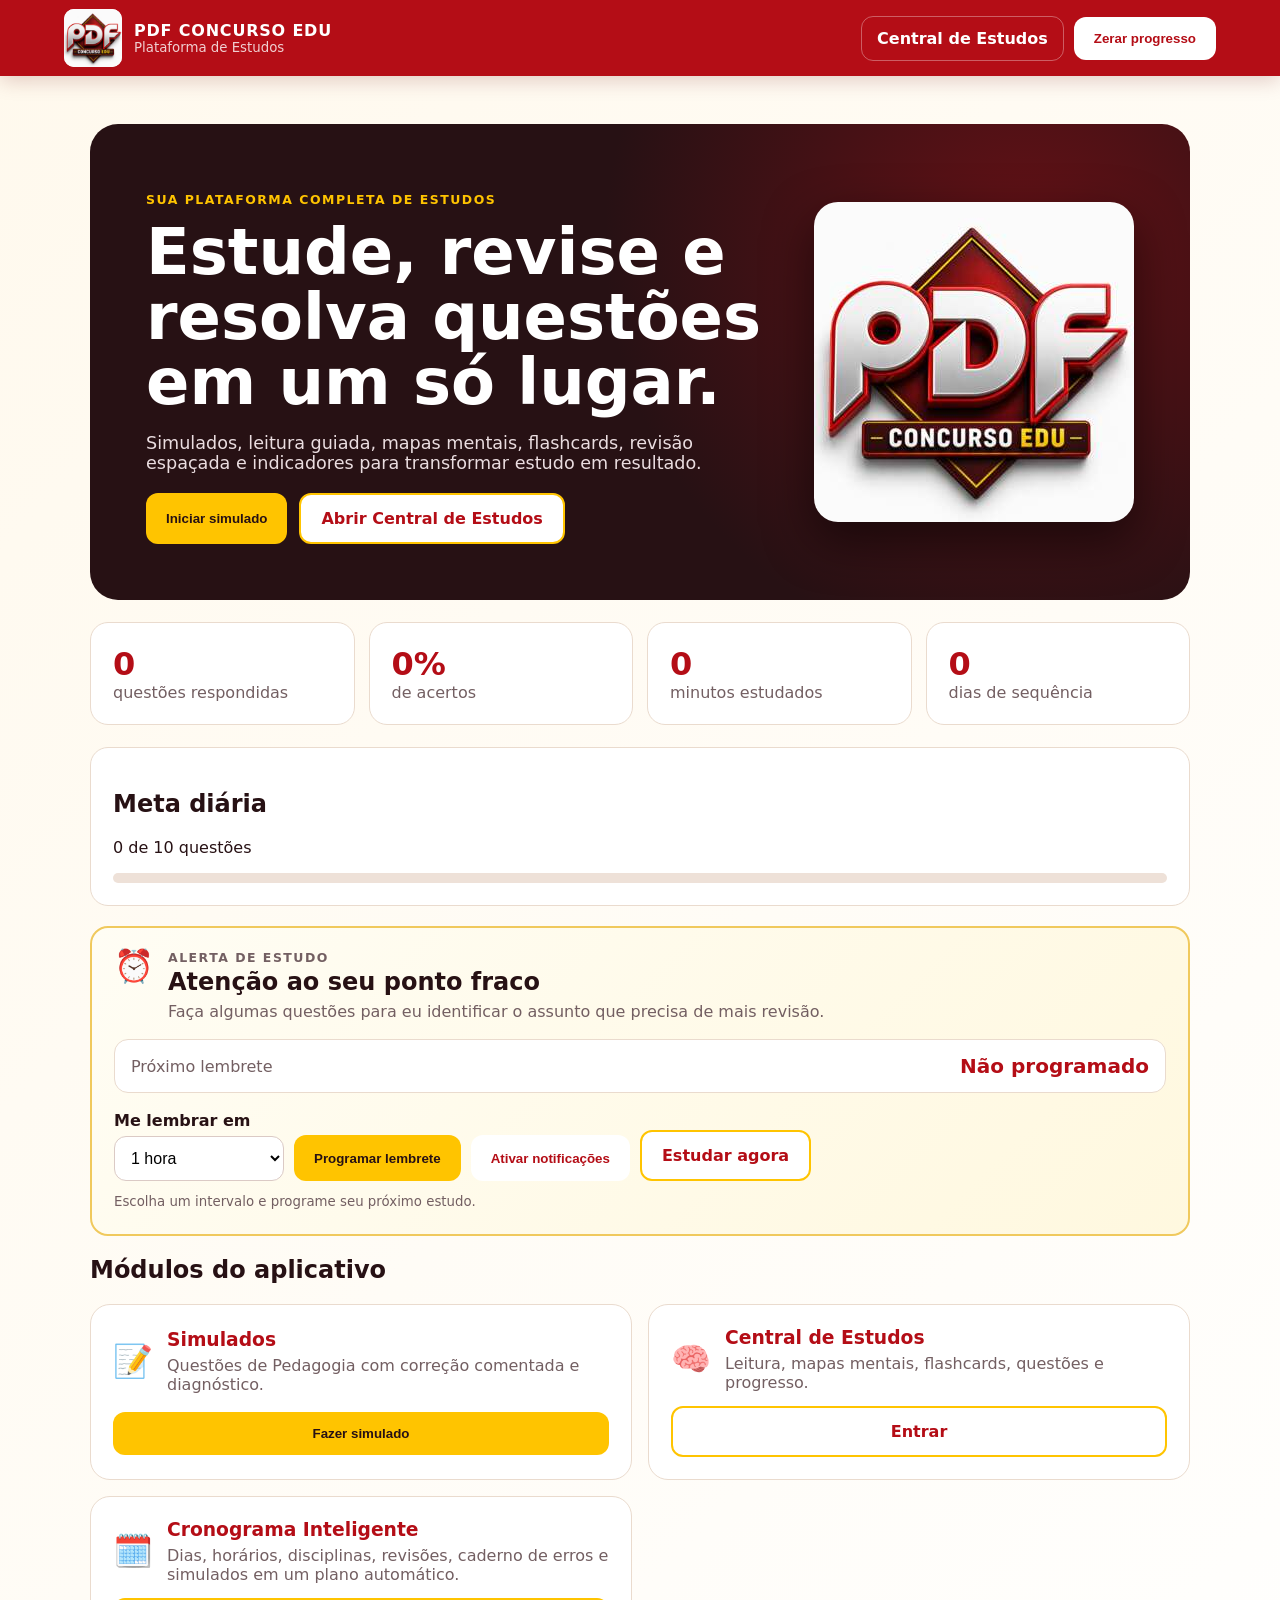
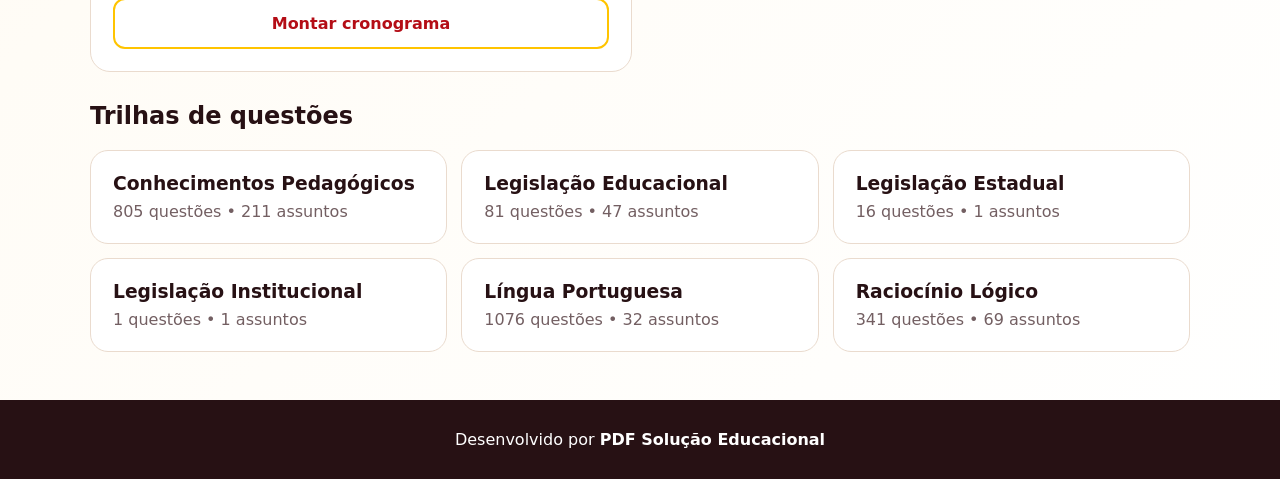
<file: index.html>
<!doctype html><html lang="pt-BR"><head><meta charset="utf-8"><meta name="viewport" content="width=device-width,initial-scale=1"><meta name="theme-color" content="#b40d16"><title>PDF Concurso EDU — Plataforma de Estudos</title><meta name="description" content="Plataforma completa PDF Concurso EDU: simulados, leitura guiada, mapas mentais, flashcards, questões e acompanhamento de progresso."><link rel="icon" type="image/png" href="assets/logo-pdf-concurso.png"><link rel="apple-touch-icon" href="assets/logo-pdf-concurso.png"><link rel="manifest" href="/manifest.webmanifest"><link rel="stylesheet" href="styles.css"><link rel="stylesheet" href="brand.css"></head><body>
<header><div class="brand"><img class="brand-logo" src="assets/logo-pdf-concurso.png" alt="PDF Concurso EDU"><div><strong>PDF CONCURSO EDU</strong><small>Plataforma de Estudos</small></div></div><div class="header-actions"><a class="header-link" href="/mapas/">Central de Estudos</a><button id="installApp" class="ghost hidden">Instalar app</button><button id="reset" class="ghost">Zerar progresso</button></div></header>
<main><section id="home"><div class="hero"><div class="hero-copy"><p class="eyebrow">SUA PLATAFORMA COMPLETA DE ESTUDOS</p><h1>Estude, revise e resolva questões em um só lugar.</h1><p>Simulados, leitura guiada, mapas mentais, flashcards, revisão espaçada e indicadores para transformar estudo em resultado.</p><div class="hero-actions"><button id="start" class="primary">Iniciar simulado</button><a href="/mapas/" class="primary alt">Abrir Central de Estudos</a></div></div><img class="hero-logo" src="assets/logo-pdf-concurso.png" alt="PDF Concurso EDU"></div><div class="stats"><article><b id="answered">0</b><span>questões respondidas</span></article><article><b id="accuracy">0%</b><span>de acertos</span></article><article><b id="minutes">0</b><span>minutos estudados</span></article><article><b id="streak">0</b><span>dias de sequência</span></article></div><section class="panel"><div><h2>Meta diária</h2><p><span id="goalDone">0</span> de <span id="goalTotal">10</span> questões</p></div><div class="bar"><i id="goalBar"></i></div></section>
<section id="studyAlert" class="panel study-alert">
  <div class="study-alert-head">
    <span class="alert-icon">⏰</span>
    <div>
      <p class="eyebrow">ALERTA DE ESTUDO</p>
      <h2>Atenção ao seu ponto fraco</h2>
      <p id="studyWeakText">Faça algumas questões para eu identificar o assunto que precisa de mais revisão.</p>
    </div>
  </div>
  <div class="study-countdown"><span>Próximo lembrete</span><strong id="studyCountdown">Não programado</strong></div>
  <div class="study-reminder-actions">
    <label>Me lembrar em
      <select id="studyDelay">
        <option value="30">30 minutos</option>
        <option value="60" selected>1 hora</option>
        <option value="180">3 horas</option>
        <option value="1440">Amanhã</option>
      </select>
    </label>
    <button id="scheduleStudyReminder" class="primary">Programar lembrete</button>
    <button id="enableStudyNotifications" class="ghost reminder-permission">Ativar notificações</button>
    <a class="primary alt" href="/mapas/">Estudar agora</a>
  </div>
  <small id="studyReminderStatus" class="study-status">Ao instalar o app, um temporizador inicial de 1 hora será criado automaticamente.</small>
</section><h2>Módulos do aplicativo</h2>
<div class="hub-grid">
  <article class="hub-card"><span class="hub-icon">📝</span><div><h3>Simulados</h3><p>Questões de Pedagogia com correção comentada e diagnóstico.</p></div><button id="hubQuiz" class="primary">Fazer simulado</button></article>
  <article class="hub-card"><span class="hub-icon">🧠</span><div><h3>Central de Estudos</h3><p>Leitura, mapas mentais, flashcards, questões e progresso.</p></div><a href="/mapas/" class="primary alt">Entrar</a></article>
  <article class="hub-card"><span class="hub-icon">🗓️</span><div><h3>Cronograma Inteligente</h3><p>Dias, horários, disciplinas, revisões, caderno de erros e simulados em um plano automático.</p></div><a href="/mapas/#cronograma" class="primary alt">Montar cronograma</a></article>
</div>
<h2>Trilhas de questões</h2><div id="tracks" class="tracks"></div></section>
<section id="setup" class="hidden panel form"><button class="back" data-to="home">← Voltar</button><p class="eyebrow">NOVO SIMULADO</p><h1>Configure seu estudo</h1><label>Disciplina<select id="discipline"></select></label><label>Assunto<select id="category"></select></label><label>Quantidade<select id="amount"><option>5</option><option selected>10</option><option>15</option><option>20</option><option>30</option><option>50</option></select></label><button id="begin" class="primary">Começar simulado</button></section>
<section id="quiz" class="hidden"><div class="quiztop"><button class="back" data-to="setup">← Sair</button><span id="progressText"></span><span id="timer">00:00</span></div><div class="bar"><i id="quizBar"></i></div><article class="question"><span id="tag"></span><h2 id="prompt"></h2><div id="options"></div><div id="feedback" class="hidden"></div><button id="next" class="primary hidden">Próxima questão</button></article></section>
<section id="result" class="hidden panel"><p class="eyebrow">SIMULADO CONCLUÍDO</p><h1>Seu diagnóstico</h1><div class="score"><b id="score"></b><span>de aproveitamento</span></div><div id="summary"></div><div class="actions"><button id="report" class="primary">Baixar relatório comentado</button><button class="ghost" data-to="setup">Novo simulado</button></div></section></main><footer>Desenvolvido por <strong>PDF Solução Educacional</strong></footer><script src="banks/portugues.js"></script><script src="banks/rlm.js"></script><script src="banks/pedagogia.js"></script><script src="app.js"></script></body></html>
</file>
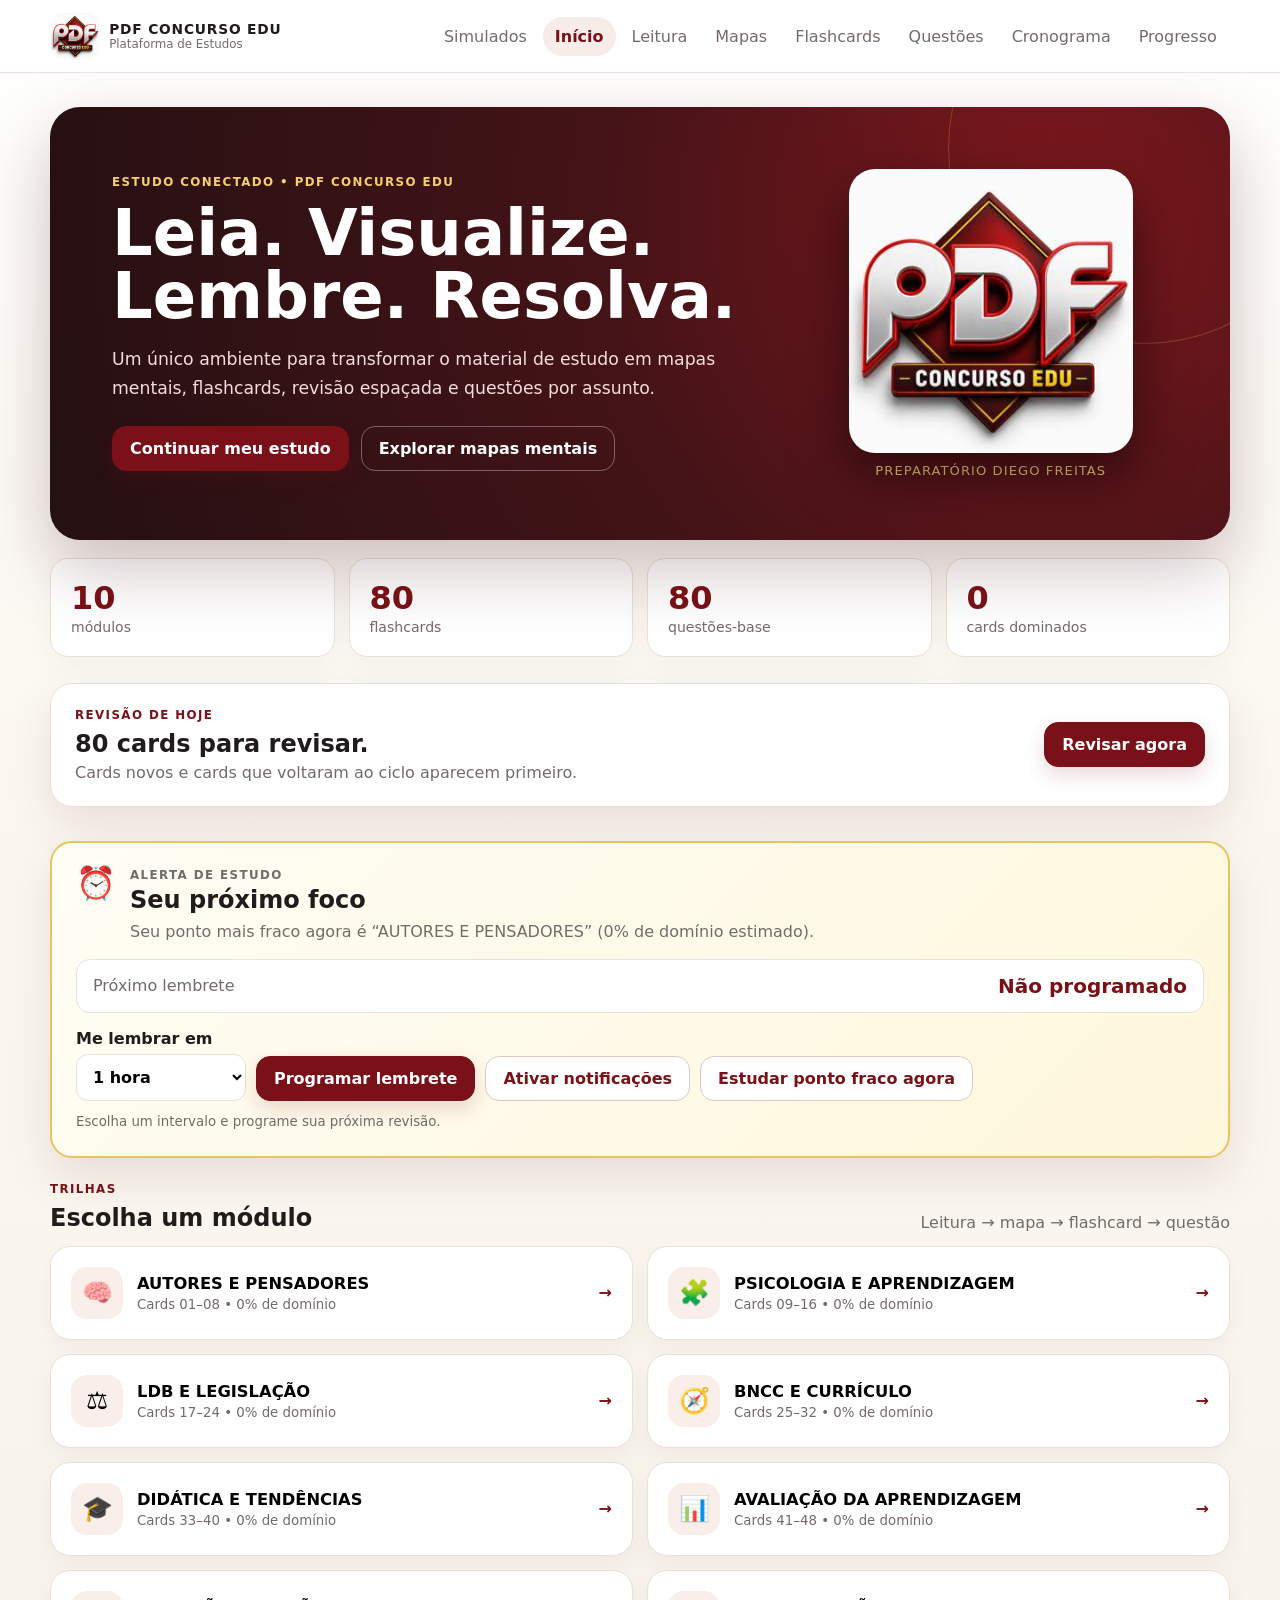
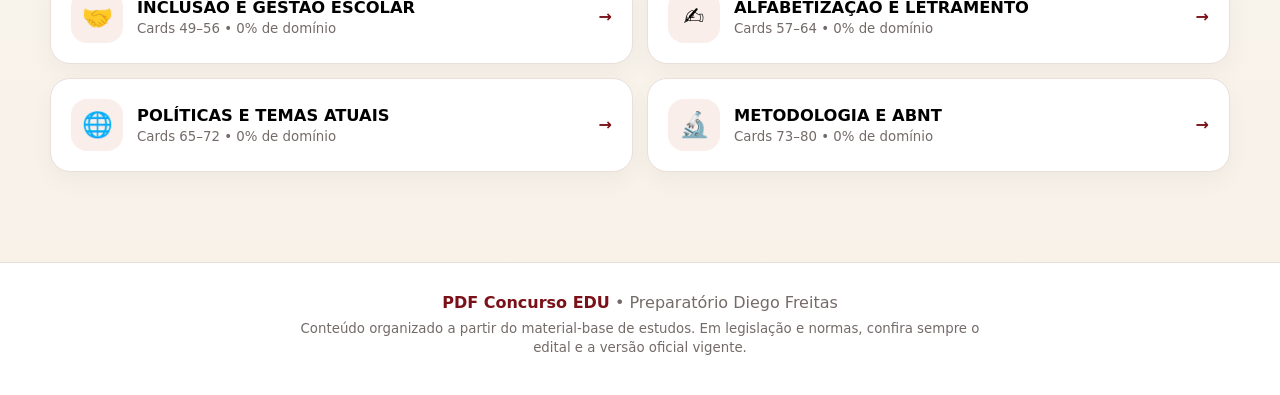
<file: mapas/index.html>
<!doctype html>
<html lang="pt-BR">
<head>
  <meta charset="utf-8">
  <meta name="viewport" content="width=device-width,initial-scale=1,viewport-fit=cover">
  <meta name="theme-color" content="#7b1118">
  <meta name="description" content="Mapa de Estudos PDF Concurso EDU: leitura guiada, mapas mentais, flashcards, questões e acompanhamento de progresso.">
  <title>PDF Concurso EDU — Plataforma de Estudos</title>
  <link rel="icon" type="image/png" href="/assets/logo-pdf-concurso.png">
  <link rel="apple-touch-icon" href="/assets/logo-pdf-concurso.png">
  <link rel="manifest" href="/manifest.webmanifest">
  <link rel="stylesheet" href="styles.css">
  <link rel="stylesheet" href="planner.css">
</head>
<body>
<header class="topbar">
  <a class="brand" href="/" aria-label="PDF Concurso EDU - início">
    <img src="/assets/logo-pdf-concurso.png" alt="Logo PDF Concurso EDU">
    <span><strong>PDF CONCURSO EDU</strong><small>Plataforma de Estudos</small></span>
  </a>
  <nav class="topnav" aria-label="Navegação principal"><a href="/" class="navbtn navlink">Simulados</a>
    <button data-view="home" class="navbtn active">Início</button>
    <button data-view="read" class="navbtn">Leitura</button>
    <button data-view="maps" class="navbtn">Mapas</button>
    <button data-view="cards" class="navbtn">Flashcards</button>
    <button data-view="quiz" class="navbtn">Questões</button>
    <button data-view="planner" class="navbtn">Cronograma</button>
    <button data-view="progress" class="navbtn">Progresso</button>
  </nav>
  <button id="installBtn" class="install hidden">Instalar app</button>
</header>

<main>
  <section id="view-home" class="view">
    <div class="hero">
      <div>
        <p class="eyebrow">ESTUDO CONECTADO • PDF CONCURSO EDU</p>
        <h1>Leia. Visualize. Lembre. Resolva.</h1>
        <p>Um único ambiente para transformar o material de estudo em mapas mentais, flashcards, revisão espaçada e questões por assunto.</p>
        <div class="hero-actions">
          <button id="continueBtn" class="primary">Continuar meu estudo</button>
          <button class="secondary" data-view="maps">Explorar mapas mentais</button>
        </div>
      </div>
      <div class="hero-brand">
        <img src="/assets/logo-pdf-concurso.png" alt="PDF Concurso EDU">
        <span>Preparatório Diego Freitas</span>
      </div>
    </div>

    <div class="metrics">
      <article><b id="metricModules">10</b><span>módulos</span></article>
      <article><b id="metricCards">80</b><span>flashcards</span></article>
      <article><b id="metricQuestions">80</b><span>questões-base</span></article>
      <article><b id="metricRemembered">0</b><span>cards dominados</span></article>
    </div>

    <section class="panel today">
      <div>
        <p class="eyebrow">REVISÃO DE HOJE</p>
        <h2 id="dueTitle">Seu ciclo está pronto.</h2>
        <p id="dueText">Os cards ainda não revisados aparecem primeiro.</p>
      </div>
      <button id="reviewDueBtn" class="primary">Revisar agora</button>
    </section>

    <section id="studyAlert" class="panel study-alert">
      <div class="study-alert-head">
        <span class="alert-icon">⏰</span>
        <div>
          <p class="eyebrow">ALERTA DE ESTUDO</p>
          <h2>Seu próximo foco</h2>
          <p id="studyWeakText">Vou usar seu domínio nos módulos para indicar o assunto que mais precisa de revisão.</p>
        </div>
      </div>
      <div class="study-countdown"><span>Próximo lembrete</span><strong id="studyCountdown">Não programado</strong></div>
      <div class="study-reminder-actions">
        <label>Me lembrar em
          <select id="studyDelay">
            <option value="30">30 minutos</option>
            <option value="60" selected>1 hora</option>
            <option value="180">3 horas</option>
            <option value="1440">Amanhã</option>
          </select>
        </label>
        <button id="scheduleStudyReminder" class="primary">Programar lembrete</button>
        <button id="enableStudyNotifications" class="secondary">Ativar notificações</button>
        <button id="studyWeakNow" class="secondary">Estudar ponto fraco agora</button>
      </div>
      <small id="studyReminderStatus" class="study-status">Ao instalar o app, um temporizador inicial de 1 hora será criado automaticamente.</small>
    </section>

    <section>
      <div class="section-head">
        <div><p class="eyebrow">TRILHAS</p><h2>Escolha um módulo</h2></div>
        <span class="muted">Leitura → mapa → flashcard → questão</span>
      </div>
      <div id="homeModules" class="module-grid"></div>
    </section>
  </section>

  <section id="view-read" class="view hidden">
    <div class="page-head">
      <div><p class="eyebrow">LEITURA GUIADA</p><h1>Teoria e resumo por assunto</h1><p>Português, Raciocínio Lógico e Pedagogia organizados para estudar antes de resolver questões.</p></div>
      <div class="reading-controls">
        <label>Disciplina<select id="readDisciplineSelect"></select></label>
        <label id="readTopicLabel">Assunto<select id="readTopicSelect"></select></label>
        <div id="readSelector" class="module-select"></div>
      </div>
    </div>
    <div class="reading-layout">
      <aside class="panel module-summary">
        <span id="readIcon" class="big-icon">📘</span>
        <p class="eyebrow">MÓDULO ATUAL</p>
        <h2 id="readModuleTitle"></h2>
        <p id="readModuleMeta"></p>
        <button id="readMapBtn" class="secondary full" data-jump="maps">Abrir mapa mental</button>
        <button id="readCardsBtn" class="secondary full" data-jump="cards">Revisar flashcards</button>
        <button id="readQuizBtn" class="primary full">Resolver questões deste assunto</button>
      </aside>
      <div id="readingContent" class="reading-list"></div>
    </div>
  </section>

  <section id="view-maps" class="view hidden">
    <div class="page-head">
      <div><p class="eyebrow">MAPAS MENTAIS</p><h1>Conecte os conceitos</h1><p>Toque em cada ramo para abrir a explicação e a pegadinha associada.</p></div>
      <div id="mapSelector" class="module-select"></div>
    </div>
    <div id="mindmapStage" class="mindmap-stage"></div>
  </section>

  <section id="view-cards" class="view hidden">
    <div class="page-head">
      <div><p class="eyebrow">FLASHCARDS</p><h1>Revisão ativa</h1><p>Tente responder antes de virar. Depois marque seu nível de domínio.</p></div>
      <div class="card-controls">
        <select id="cardModuleSelect" aria-label="Filtrar flashcards por módulo"></select>
        <button id="shuffleCards" class="secondary compact">Embaralhar</button>
      </div>
    </div>
    <div class="flash-wrap">
      <div class="flash-meta">
        <span id="flashModule"></span>
        <strong id="flashCount"></strong>
      </div>
      <button id="flashcard" class="flashcard" aria-label="Virar flashcard">
        <span class="flash-inner">
          <span class="flash-face flash-front">
            <small>PERGUNTA</small>
            <strong id="flashQuestion"></strong>
            <em>Toque para virar</em>
          </span>
          <span class="flash-face flash-back">
            <small>RESPOSTA</small>
            <strong id="flashAnswer"></strong>
            <span id="flashTrap" class="trap"></span>
          </span>
        </span>
      </button>
      <div class="mastery">
        <button data-level="missed" class="missed">Não lembrei</button>
        <button data-level="almost" class="almost">Quase</button>
        <button data-level="remembered" class="remembered">Lembrei</button>
      </div>
      <div class="flash-nav">
        <button id="prevCard" class="secondary">← Anterior</button>
        <button id="nextCard" class="primary">Próximo →</button>
      </div>
    </div>
  </section>

  <section id="view-quiz" class="view hidden">
    <div class="page-head">
      <div><p class="eyebrow">QUESTÕES</p><h1>Treino ligado ao conteúdo</h1><p>As 80 questões-base usam as perguntas e respostas dos flashcards, com alternativas do mesmo módulo.</p></div>
    </div>
    <section id="quizSetup" class="panel quiz-setup">
      <label>Módulo<select id="quizModuleSelect"></select></label>
      <label>Quantidade<select id="quizAmount"><option value="5">5 questões</option><option value="10" selected>10 questões</option><option value="20">20 questões</option><option value="40">40 questões</option></select></label>
      <button id="startQuiz" class="primary">Começar treino</button>
    </section>
    <section id="quizPlay" class="hidden">
      <div class="quiz-top"><span id="quizProgress"></span><span id="quizScore"></span></div>
      <div class="progressbar"><i id="quizBar"></i></div>
      <article class="quiz-card">
        <span id="quizTag" class="tag"></span>
        <h2 id="quizPrompt"></h2>
        <div id="quizOptions" class="quiz-options"></div>
        <div id="quizFeedback" class="feedback hidden"></div>
        <button id="quizNext" class="primary hidden">Próxima questão</button>
      </article>
    </section>
    <section id="quizResult" class="panel result hidden"></section>
  </section>

  <section id="view-progress" class="view hidden">
    <div class="page-head">
      <div><p class="eyebrow">PROGRESSO</p><h1>Seu painel de domínio</h1><p>Acompanhe o que já foi estudado, o que está quase lá e o que precisa voltar para a revisão.</p></div>
    </div>
    <div class="progress-grid">
      <article class="panel progress-ring-card">
        <div id="masteryRing" class="mastery-ring"><span><b id="masteryPercent">0%</b><small>domínio</small></span></div>
        <p id="masteryText">Comece pelos primeiros flashcards para construir seu histórico.</p>
      </article>
      <article class="panel progress-numbers">
        <div><b id="pRemembered">0</b><span>Lembrei</span></div>
        <div><b id="pAlmost">0</b><span>Quase</span></div>
        <div><b id="pMissed">0</b><span>Não lembrei</span></div>
        <div><b id="pQuiz">0%</b><span>Acerto em questões</span></div>
      </article>
    </div>
    <section class="panel">
      <div class="section-head"><div><p class="eyebrow">POR MÓDULO</p><h2>Evolução das trilhas</h2></div></div>
      <div id="moduleProgress" class="module-progress"></div>
    </section>
    <div class="danger-zone">
      <button id="resetProgress" class="ghost danger">Zerar meu progresso</button>
    </div>
  </section>

  <section id="view-planner" class="view hidden">
    <div class="page-head planner-page-head">
      <div>
        <p class="eyebrow">CRONOGRAMA INTELIGENTE</p>
        <h1>Seu plano de estudos, dia após dia</h1>
        <p>Defina dias, horários, disciplinas e temas. O app distribui sua carga, preserva o ponto onde você parou e replaneja pendências sem perder a sequência.</p>
      </div>
      <div class="planner-head-actions">
        <button id="plannerSetupBtn" class="primary">Montar meu cronograma</button>
        <button id="plannerReplanBtn" class="secondary hidden">Replanejar</button>
      </div>
    </div>

    <section id="plannerEmpty" class="panel planner-empty">
      <span class="planner-empty-icon">🗓️</span>
      <h2>Monte seu primeiro ciclo de estudos</h2>
      <p>O assistente vai perguntar sua rotina, disciplinas, tópicos, nível, revisões, caderno de erros e dias de simulado. Depois ele cria o cronograma automaticamente.</p>
      <button id="plannerEmptyStart" class="primary">Começar planejamento</button>
    </section>

    <div id="plannerDashboard" class="hidden">
      <section class="planner-metrics">
        <article><b id="plannerWeeklyHours">0h</b><span>disponíveis/semana</span></article>
        <article><b id="plannerNeededHours">0h</b><span>recomendadas/semana</span></article>
        <article><b id="plannerAdherence">0%</b><span>cumprimento</span></article>
        <article><b id="plannerErrorCount">0</b><span>erros para revisar</span></article>
      </section>

      <section id="plannerNextCard" class="panel planner-next">
        <div>
          <p class="eyebrow">PRÓXIMO PASSO</p>
          <h2 id="plannerNextTitle">Seu próximo estudo aparecerá aqui.</h2>
          <p id="plannerNextMeta"></p>
          <div id="plannerNextRecipe" class="planner-recipe"></div>
        </div>
        <div class="planner-next-actions">
          <button id="plannerStartTask" class="primary">Começar agora</button>
          <button id="plannerCompleteTask" class="secondary">Marcar concluído</button>
          <button id="plannerSnoozeTask" class="ghost">Adiar 30 min</button>
        </div>
      </section>

      <section class="panel">
        <div class="section-head">
          <div><p class="eyebrow">SEMANA</p><h2 id="plannerWeekTitle">Agenda da semana</h2></div>
          <button id="plannerTodayBtn" class="secondary compact">Ir para hoje</button>
        </div>
        <div id="plannerWeek" class="planner-week"></div>
      </section>

      <section class="planner-two-col">
        <article class="panel">
          <div class="section-head"><div><p class="eyebrow">LINHA DE DESENVOLVIMENTO</p><h2>Onde parei e o que vem agora</h2></div></div>
          <div id="plannerRoadmap" class="planner-roadmap"></div>
        </article>
        <article class="panel">
          <div class="section-head"><div><p class="eyebrow">RELATÓRIO</p><h2>Desempenho do planejamento</h2></div></div>
          <div id="plannerReport" class="planner-report"></div>
        </article>
      </section>

      <section class="panel">
        <div class="section-head">
          <div><p class="eyebrow">CADERNO DE ERROS</p><h2>Erros viram tarefas de revisão</h2></div>
          <button id="plannerClearResolvedErrors" class="secondary compact">Limpar resolvidos</button>
        </div>
        <div id="plannerErrors" class="planner-errors"></div>
      </section>
    </div>
  </section>
</main>

<dialog id="detailDialog">
  <button id="closeDialog" class="dialog-close" aria-label="Fechar">×</button>
  <span id="dialogTag" class="tag"></span>
  <h2 id="dialogTitle"></h2>
  <p id="dialogAnswer"></p>
  <div id="dialogTrap" class="trap"></div>
  <div class="dialog-actions">
    <button id="dialogCard" class="secondary">Abrir no flashcard</button>
    <button id="dialogQuiz" class="primary">Treinar esta trilha</button>
  </div>
</dialog>


<dialog id="plannerWizard" class="planner-dialog">
  <button id="plannerWizardClose" class="dialog-close" aria-label="Fechar">×</button>
  <div class="planner-wizard-head">
    <p class="eyebrow">PLANEJAMENTO PERSONALIZADO</p>
    <h2 id="plannerWizardTitle">1. Objetivo e ritmo</h2>
    <div class="planner-stepbar"><i id="plannerStepBar"></i></div>
  </div>

  <form id="plannerWizardForm">
    <section class="planner-step" data-step="1">
      <label>Qual é seu objetivo principal?
        <input id="plannerGoal" type="text" placeholder="Ex.: Concurso SME, SEDUC, Prefeitura...">
      </label>
      <label>Data da prova (opcional)
        <input id="plannerExamDate" type="date">
      </label>
      <div class="planner-form-grid">
        <label>Seu nível hoje
          <select id="plannerLevel">
            <option value="iniciante">Iniciante — construir base</option>
            <option value="intermediario" selected>Intermediário — equilibrar teoria e questões</option>
            <option value="avancado">Avançado — foco em questões e revisão</option>
          </select>
        </label>
        <label>Tamanho do bloco de estudo
          <select id="plannerBlockMinutes">
            <option value="30">30 minutos</option>
            <option value="40">40 minutos</option>
            <option value="50" selected>50 minutos</option>
            <option value="60">60 minutos</option>
            <option value="90">90 minutos</option>
          </select>
        </label>
        <label>Intervalo entre blocos
          <select id="plannerBreakMinutes">
            <option value="5">5 minutos</option>
            <option value="10" selected>10 minutos</option>
            <option value="15">15 minutos</option>
          </select>
        </label>
      </div>
    </section>

    <section class="planner-step hidden" data-step="2">
      <p class="planner-help">Marque os dias em que você pode estudar e informe o horário de início e o tempo disponível.</p>
      <div id="plannerAvailability" class="planner-availability"></div>
    </section>

    <section class="planner-step hidden" data-step="3">
      <div class="planner-subject-actions">
        <p class="planner-help">Cadastre a disciplina, a importância na sua prova, sua dificuldade e os tópicos na ordem em que deseja estudar.</p>
        <button id="plannerLoadPedagogy" type="button" class="secondary compact">Carregar banco PDF Pedagogo</button>
        <button id="plannerAddSubject" type="button" class="secondary compact">+ Adicionar disciplina</button>
      </div>
      <div id="plannerSubjects" class="planner-subjects"></div>
    </section>

    <section class="planner-step hidden" data-step="4">
      <div class="planner-form-grid">
        <label>Revisão rápida no início de cada dia
          <select id="plannerDailyReview">
            <option value="0">Sem revisão diária</option>
            <option value="10">10 minutos</option>
            <option value="20" selected>20 minutos</option>
            <option value="30">30 minutos</option>
          </select>
        </label>
        <label>Dia da revisão semanal
          <select id="plannerReviewDay"></select>
        </label>
        <label>Dia do caderno de erros
          <select id="plannerErrorDay"></select>
        </label>
        <label>Tempo para o caderno de erros
          <select id="plannerErrorMinutes">
            <option value="20">20 minutos</option>
            <option value="30" selected>30 minutos</option>
            <option value="45">45 minutos</option>
            <option value="60">60 minutos</option>
          </select>
        </label>
        <label>Duração do simulado
          <select id="plannerSimulationMinutes">
            <option value="60">1 hora</option>
            <option value="90">1h30</option>
            <option value="120" selected>2 horas</option>
            <option value="180">3 horas</option>
          </select>
        </label>
      </div>
      <fieldset class="planner-fieldset">
        <legend>Dias de simulado</legend>
        <label><input id="plannerSimSat" type="checkbox" checked> Sábado — simulado temático</label>
        <label><input id="plannerSimSun" type="checkbox" checked> Domingo — simulado geral + análise</label>
      </fieldset>
      <fieldset class="planner-fieldset">
        <legend>Automação</legend>
        <label><input id="plannerAutoCarry" type="checkbox" checked> Replanejar automaticamente tarefas não cumpridas</label>
        <label><input id="plannerAskNotifications" type="checkbox" checked> Pedir autorização para avisos nos horários de estudo</label>
      </fieldset>
      <p class="planner-help">O cronograma fica salvo somente neste aparelho/navegador. Se o aluno perder os dados do navegador, o histórico local também é apagado.</p>
    </section>

    <div class="planner-wizard-actions">
      <button id="plannerPrevStep" type="button" class="secondary hidden">← Voltar</button>
      <button id="plannerNextStep" type="button" class="primary">Continuar →</button>
      <button id="plannerGenerate" type="submit" class="primary hidden">Gerar cronograma automático</button>
    </div>
  </form>
</dialog>

<dialog id="plannerAlertDialog" class="planner-alert-dialog">
  <span class="planner-alarm-icon">⏰</span>
  <p class="eyebrow">HORA DE ESTUDAR</p>
  <h2 id="plannerAlertTitle"></h2>
  <p id="plannerAlertText"></p>
  <div class="dialog-actions">
    <button id="plannerAlertSnooze" class="secondary">Adiar 10 min</button>
    <button id="plannerAlertStart" class="primary">Começar agora</button>
  </div>
</dialog>

<nav class="bottomnav" aria-label="Navegação móvel">
  <button data-view="home" class="navbtn active">⌂<span>Início</span></button>
  <button data-view="maps" class="navbtn">⌘<span>Mapas</span></button>
  <button data-view="cards" class="navbtn">▣<span>Cards</span></button>
  <button data-view="quiz" class="navbtn">✓<span>Questões</span></button>
  <button data-view="planner" class="navbtn">◷<span>Plano</span></button>
  <button data-view="progress" class="navbtn">◎<span>Progresso</span></button>
</nav>

<footer>
  <strong>PDF Concurso EDU</strong> • Preparatório Diego Freitas
  <small>Conteúdo organizado a partir do material-base de estudos. Em legislação e normas, confira sempre o edital e a versão oficial vigente.</small>
</footer>
<script src="../banks/theory.js?v=20260920-1"></script>
<script src="app.js?v=20260920-1"></script>
<script src="../banks/catalog.js?v=20260920-1"></script>
<script src="planner.js?v=20260920-1"></script>
</body>
</html>
</file>
<file: styles.css>
:root{--red:#b40d16;--dark:#271114;--yellow:#ffc400;--cream:#fff9ed;--white:#fff;--muted:#735f62;--green:#138a55}*{box-sizing:border-box}body{margin:0;background:linear-gradient(135deg,#fff9ed,#fff);color:var(--dark);font:16px Inter,system-ui,sans-serif}header{height:76px;background:var(--red);color:#fff;display:flex;align-items:center;justify-content:space-between;padding:0 max(5vw,24px);box-shadow:0 4px 20px #6b000033}.brand{display:flex;align-items:center;gap:12px}.brand small,.brand strong{display:block}.brand small{opacity:.8}.logo{display:grid;place-items:center;background:var(--yellow);color:var(--red);font-weight:1000;border-radius:12px;width:48px;height:48px}main{width:min(1100px,92vw);margin:48px auto;min-height:72vh}.hero{background:var(--dark);color:#fff;padding:56px;border-radius:28px;position:relative;overflow:hidden}.hero:after{content:"?";position:absolute;right:35px;top:-45px;font-size:230px;font-weight:1000;color:#ffffff0d}.eyebrow{color:var(--red);font-weight:900;letter-spacing:.12em;font-size:.78rem}.hero .eyebrow{color:var(--yellow)}h1{font-size:clamp(2rem,5vw,4rem);line-height:1.02;max-width:760px;margin:12px 0}.hero p:not(.eyebrow){max-width:650px;color:#eadde0;font-size:1.1rem}.primary,.ghost,.back{border:0;border-radius:12px;padding:14px 20px;font-weight:850;cursor:pointer}.primary{background:var(--yellow);color:var(--dark)}.ghost{background:#fff;color:var(--red)}.back{background:transparent;color:var(--red);padding-left:0}.stats{display:grid;grid-template-columns:repeat(4,1fr);gap:14px;margin:22px 0}.stats article,.panel,.tracks article{background:#fff;border:1px solid #eadbce;border-radius:18px;padding:22px}.stats b{display:block;color:var(--red);font-size:2rem}.stats span{color:var(--muted)}.panel{margin:20px 0}.bar{height:10px;background:#eee1d8;border-radius:99px;overflow:hidden}.bar i{display:block;width:0;height:100%;background:linear-gradient(90deg,var(--red),var(--yellow));transition:.3s}.tracks{display:grid;grid-template-columns:repeat(3,1fr);gap:14px}.tracks h3{margin:0 0 8px}.tracks span{color:var(--muted)}.form{max-width:650px;margin:auto}.form label{display:block;font-weight:800;margin:22px 0}.form select{display:block;width:100%;margin-top:8px;padding:14px;border:1px solid #dbcac5;border-radius:12px;background:#fff}.hidden{display:none!important}.quiztop{display:flex;justify-content:space-between;align-items:center;margin-bottom:10px}.question{background:#fff;border-radius:24px;padding:34px;margin-top:24px;box-shadow:0 20px 60px #6e1a1810}.question>span{color:var(--red);font-weight:800}.option{width:100%;text-align:left;border:2px solid #eee1db;background:#fff;padding:15px;margin:7px 0;border-radius:12px;cursor:pointer}.option:hover{border-color:var(--yellow)}.option.correct{border-color:var(--green);background:#eaf9f1}.option.wrong{border-color:var(--red);background:#fff0f0}#feedback{padding:18px;margin:16px 0;background:var(--cream);border-left:5px solid var(--yellow);border-radius:8px}.score{display:flex;align-items:baseline;gap:12px}.score b{font-size:4rem;color:var(--red)}.actions{display:flex;gap:12px;flex-wrap:wrap;margin-top:24px}footer{text-align:center;padding:30px;background:var(--dark);color:#fff}@media(max-width:750px){.hero{padding:32px 24px}.stats{grid-template-columns:1fr 1fr}.tracks{grid-template-columns:1fr}header .ghost{display:none}}

.header-actions{display:flex;align-items:center;gap:10px;flex-wrap:wrap}
.header-link{color:#fff;text-decoration:none;font-weight:850;padding:12px 15px;border:1px solid #ffffff55;border-radius:12px}
.hero-actions{display:flex;gap:12px;flex-wrap:wrap;margin-top:20px}
.primary.alt{display:inline-flex;text-decoration:none;align-items:center;justify-content:center;background:#fff;color:var(--red);border:2px solid var(--yellow)}
.hub-grid{display:grid;grid-template-columns:repeat(2,1fr);gap:16px;margin:18px 0 30px}
.hub-card{background:#fff;border:1px solid #eadbce;border-radius:20px;padding:22px;display:grid;grid-template-columns:auto 1fr;gap:14px;align-items:center}
.hub-card .primary{grid-column:1/-1;text-decoration:none;text-align:center}
.hub-icon{font-size:2rem}
.hub-card h3{margin:0 0 6px;color:var(--red)}
.hub-card p{margin:0;color:var(--muted)}
@media(max-width:750px){
  header{height:auto;min-height:76px;padding:12px 18px;gap:10px;align-items:flex-start}
  .header-actions{justify-content:flex-end}
  .header-link{font-size:.84rem;padding:10px}
  #reset{font-size:.82rem;padding:10px}
  .hub-grid{grid-template-columns:1fr}
}
.study-alert{border:2px solid #f0c95d;background:linear-gradient(135deg,#fffdf4,#fff8df)}
.study-alert.due{border-color:var(--red);background:#fff1ee}
.study-alert-head{display:flex;gap:14px;align-items:flex-start}
.study-alert-head h2{margin:3px 0 6px}
.study-alert-head p{margin:0;color:var(--muted)}
.alert-icon{font-size:2rem;line-height:1}
.study-countdown{display:flex;align-items:center;justify-content:space-between;gap:12px;margin:18px 0;padding:14px 16px;background:#fff;border:1px solid #eadbce;border-radius:14px}
.study-countdown span{color:var(--muted)}
.study-countdown strong{color:var(--red);font-size:1.25rem}
.study-reminder-actions{display:flex;align-items:end;gap:10px;flex-wrap:wrap}
.study-reminder-actions label{font-weight:800;min-width:170px}
.study-reminder-actions select{display:block;width:100%;margin-top:6px;padding:12px;border:1px solid #dbcac5;border-radius:12px;background:#fff;font-size:16px}
.study-reminder-actions .primary,.study-reminder-actions .ghost{min-height:46px}
.study-status{display:block;margin-top:12px;color:var(--muted);line-height:1.4}
@media(max-width:750px){
  .study-alert-head{align-items:flex-start}
  .study-countdown{align-items:flex-start;flex-direction:column}
  .study-reminder-actions{display:grid;grid-template-columns:1fr}
  .study-reminder-actions>*{width:100%}
  .reminder-permission{display:block!important}
}
</file>
<file: brand.css>
.logo{display:none}
.brand-logo{width:58px;height:58px;object-fit:contain;border-radius:10px;background:#fff}
.brand strong{letter-spacing:.05em}
.hero{background:radial-gradient(circle at 85% 25%,#641116 0,#271114 42%);display:flex;align-items:center;justify-content:space-between;gap:32px}
.hero-copy{position:relative;z-index:2}
.hero-logo{width:min(340px,36vw);aspect-ratio:1;object-fit:contain;filter:drop-shadow(0 18px 24px #0008);border-radius:24px}
.hero:after{display:none}
@media(max-width:750px){.hero{display:block}.hero-logo{display:block;width:min(260px,80vw);margin:24px auto -12px}.brand-logo{width:50px;height:50px}}
</file>
<file: mapas/styles.css>
:root{
  --red:#7b1118;--red2:#a21620;--dark:#241012;--gold:#f3bf45;--cream:#fbf7ef;
  --paper:#fff;--ink:#211b1b;--muted:#746b69;--line:#eadfda;--ok:#236a48;--warn:#a96816;--bad:#a62a2a;
  --shadow:0 18px 45px rgba(56,20,22,.10);--radius:22px
}
*{box-sizing:border-box}html{scroll-behavior:smooth}body{margin:0;font-family:Inter,ui-sans-serif,system-ui,-apple-system,BlinkMacSystemFont,"Segoe UI",sans-serif;background:linear-gradient(180deg,#fff 0,#fbf7ef 42%,#f7f1e8 100%);color:var(--ink);min-height:100vh}
button,select{font:inherit}button{cursor:pointer}button:focus-visible,select:focus-visible,a:focus-visible{outline:3px solid #efc65f;outline-offset:3px}.hidden{display:none!important}
.topbar{position:sticky;top:0;z-index:50;display:flex;align-items:center;gap:24px;padding:12px clamp(16px,4vw,54px);background:rgba(255,255,255,.94);backdrop-filter:blur(16px);border-bottom:1px solid var(--line)}
.brand{display:flex;align-items:center;gap:10px;text-decoration:none;color:var(--ink);min-width:max-content}.brand img{width:48px;height:48px;object-fit:contain;border-radius:11px}.brand span{display:flex;flex-direction:column}.brand strong{font-size:.86rem;letter-spacing:.06em}.brand small{color:var(--muted);font-size:.74rem}
.topnav{display:flex;gap:4px;margin-left:auto}.navbtn{border:0;background:transparent;color:var(--muted);padding:10px 12px;border-radius:999px}.navbtn.active,.navbtn:hover{background:#f7ece8;color:var(--red);font-weight:700}
.install{border:1px solid #e6c66e;background:#fff7d7;color:#604715;padding:9px 12px;border-radius:12px;font-weight:700}
main{width:min(1180px,calc(100% - 32px));margin:0 auto;padding:34px 0 90px}.view{animation:fade .2s ease}@keyframes fade{from{opacity:.25;transform:translateY(5px)}to{opacity:1;transform:none}}
.hero{min-height:390px;border-radius:30px;padding:clamp(30px,5vw,62px);background:radial-gradient(circle at 85% 25%,#7f181e 0,#441317 43%,#241012 100%);color:#fff;display:grid;grid-template-columns:1.4fr .75fr;gap:40px;align-items:center;box-shadow:0 28px 70px rgba(62,17,20,.26);overflow:hidden;position:relative}.hero:before{content:"";position:absolute;width:390px;height:390px;border:1px solid rgba(243,191,69,.25);border-radius:50%;right:-110px;top:-155px}.hero h1{font-size:clamp(2.35rem,5vw,4.7rem);line-height:.98;margin:.2em 0 .28em;max-width:780px}.hero p:not(.eyebrow){font-size:1.08rem;line-height:1.65;color:#f4dddc;max-width:710px}.hero-actions{display:flex;gap:12px;flex-wrap:wrap;margin-top:24px}.hero-brand{display:flex;flex-direction:column;align-items:center;gap:10px;position:relative;z-index:2}.hero-brand img{width:min(290px,80%);aspect-ratio:1;object-fit:contain;filter:drop-shadow(0 22px 28px #0008);border-radius:26px}.hero-brand span{font-size:.82rem;color:#f6d680;letter-spacing:.08em;text-transform:uppercase}
.eyebrow{font-size:.74rem!important;font-weight:800;letter-spacing:.12em;color:var(--red);text-transform:uppercase;margin:0 0 8px}.hero .eyebrow{color:#f5cf6b}.primary,.secondary,.ghost{border-radius:14px;padding:12px 17px;font-weight:800;transition:.18s}.primary{border:1px solid var(--red);background:var(--red);color:#fff;box-shadow:0 8px 20px rgba(123,17,24,.16)}.primary:hover{background:var(--red2);transform:translateY(-1px)}.secondary{border:1px solid #dacac3;background:#fff;color:var(--red)}.hero .secondary{background:transparent;border-color:#ffffff55;color:#fff}.ghost{border:1px solid var(--line);background:transparent;color:var(--muted)}.compact{padding:9px 12px}.full{width:100%;margin-top:9px}
.metrics{display:grid;grid-template-columns:repeat(4,1fr);gap:14px;margin:18px 0 26px}.metrics article{background:#fff;border:1px solid var(--line);border-radius:18px;padding:20px;box-shadow:0 10px 30px rgba(30,20,20,.04)}.metrics b{display:block;font-size:2rem;color:var(--red)}.metrics span{color:var(--muted);font-size:.88rem}
.panel{background:#fff;border:1px solid var(--line);border-radius:var(--radius);padding:24px;box-shadow:var(--shadow)}.today{display:flex;justify-content:space-between;align-items:center;gap:18px;margin-bottom:34px}.today h2{margin:3px 0 5px}.today p:last-child{margin:0;color:var(--muted)}
.section-head,.page-head{display:flex;justify-content:space-between;align-items:flex-end;gap:22px}.section-head{margin:24px 0 14px}.section-head h2,.page-head h1{margin:0}.muted,.page-head p{color:var(--muted)}.page-head{margin-bottom:24px}.page-head>div:first-child{max-width:720px}
.module-grid{display:grid;grid-template-columns:repeat(2,1fr);gap:14px}.module-card{border:1px solid var(--line);background:#fff;border-radius:20px;padding:20px;text-align:left;display:grid;grid-template-columns:auto 1fr auto;gap:14px;align-items:center;box-shadow:0 9px 25px rgba(30,20,20,.04);transition:.2s}.module-card:hover{transform:translateY(-2px);border-color:#d4aaa7;box-shadow:var(--shadow)}.module-card .icon{width:52px;height:52px;border-radius:16px;background:#f9eeea;display:grid;place-items:center;font-size:1.55rem}.module-card b{display:block;font-size:1.02rem}.module-card small{display:block;color:var(--muted);margin-top:4px}.module-card .arrow{color:var(--red);font-weight:900}.module-card .mini{height:5px;background:#eee3df;border-radius:99px;overflow:hidden;margin-top:10px}.module-card .mini i{display:block;height:100%;background:linear-gradient(90deg,var(--red),var(--gold));border-radius:inherit}
.module-select{display:flex;gap:7px;flex-wrap:wrap;justify-content:flex-end}.module-select button{border:1px solid var(--line);background:#fff;color:var(--muted);border-radius:999px;padding:8px 11px}.module-select button.active{background:var(--red);color:#fff;border-color:var(--red)}
.reading-layout{display:grid;grid-template-columns:290px 1fr;gap:20px;align-items:start}.module-summary{position:sticky;top:88px}.big-icon{font-size:2.7rem;display:block;margin-bottom:12px}.module-summary h2{margin:6px 0}.module-summary>p:last-of-type{color:var(--muted);line-height:1.55}.reading-list{display:grid;gap:11px}.reading-list details{background:#fff;border:1px solid var(--line);border-radius:18px;padding:0 18px;box-shadow:0 8px 20px rgba(30,20,20,.035)}.reading-list summary{cursor:pointer;padding:18px 8px;font-weight:800;color:#442326}.reading-list details[open]{border-color:#d9aaa6}.reading-body{padding:0 8px 19px;color:#453e3d;line-height:1.68}.reading-body .trap{margin-top:13px}
.mindmap-stage{position:relative;height:690px;border-radius:30px;background:radial-gradient(circle at center,#fff 0,#fffaf4 45%,#f5ece4 100%);border:1px solid var(--line);overflow:hidden;box-shadow:var(--shadow)}.connections{position:absolute;inset:0;width:100%;height:100%;pointer-events:none}.connections line{stroke:#d8b3ac;stroke-width:.55;stroke-dasharray:1.5 1}.map-center,.map-node{position:absolute;transform:translate(-50%,-50%)}.map-center{left:50%;top:50%;width:230px;min-height:128px;background:linear-gradient(145deg,var(--red),#4c1115);color:#fff;border-radius:28px;display:grid;place-items:center;text-align:center;padding:22px;box-shadow:0 20px 45px rgba(93,17,22,.27);z-index:3}.map-center b{font-size:1.08rem}.map-center span{display:block;color:#f5cf6b;font-size:.75rem;margin-bottom:7px}.map-node{width:190px;min-height:105px;border:1px solid #e0c7c1;background:#fff;border-radius:18px;padding:14px;text-align:left;box-shadow:0 10px 24px rgba(50,20,20,.09);z-index:4;color:var(--ink)}.map-node:hover{border-color:#c47d78;transform:translate(-50%,-50%) scale(1.035)}.map-node small{color:var(--red);font-weight:800}.map-node b{display:block;margin-top:5px;font-size:.85rem;line-height:1.3}
.card-controls{display:flex;gap:8px}.card-controls select,.quiz-setup select{padding:10px 12px;border:1px solid var(--line);border-radius:12px;background:#fff;color:var(--ink)}.flash-wrap{width:min(760px,100%);margin:0 auto}.flash-meta{display:flex;justify-content:space-between;margin-bottom:12px;color:var(--muted)}.flash-meta strong{color:var(--red)}.flashcard{width:100%;height:390px;border:0;background:transparent;perspective:1200px;padding:0}.flash-inner{display:block;position:relative;width:100%;height:100%;transform-style:preserve-3d;transition:transform .55s cubic-bezier(.2,.75,.2,1)}.flashcard.flipped .flash-inner{transform:rotateY(180deg)}.flash-face{position:absolute;inset:0;backface-visibility:hidden;border-radius:30px;padding:clamp(28px,5vw,54px);display:flex;flex-direction:column;justify-content:center;align-items:center;text-align:center;box-shadow:var(--shadow)}.flash-front{background:linear-gradient(145deg,#fff,#fff9f2);border:1px solid #e7d5ce}.flash-back{background:linear-gradient(145deg,#5e1217,#2d1012);color:#fff;transform:rotateY(180deg)}.flash-face small{font-weight:900;letter-spacing:.14em;color:var(--red);margin-bottom:20px}.flash-back small{color:#f4c85a}.flash-face strong{font-size:clamp(1.35rem,3vw,2.15rem);line-height:1.34;max-width:640px}.flash-face em{color:var(--muted);font-style:normal;margin-top:26px}.flash-back .trap{margin-top:22px;max-width:630px}.mastery{display:grid;grid-template-columns:repeat(3,1fr);gap:10px;margin:14px 0}.mastery button{padding:13px;border-radius:14px;font-weight:800;background:#fff}.mastery .missed{border:1px solid #e6b0ad;color:var(--bad)}.mastery .almost{border:1px solid #e9c985;color:var(--warn)}.mastery .remembered{border:1px solid #a9d2be;color:var(--ok)}.mastery button.selected{box-shadow:inset 0 0 0 2px currentColor;background:#fffdf8}.flash-nav{display:flex;justify-content:space-between;gap:10px}
.trap{display:block;background:#fff4ce;border:1px solid #efd47d;color:#6b5010;border-radius:14px;padding:12px 14px;line-height:1.48;font-size:.9rem}.flash-back .trap{background:#ffffff12;border-color:#f3c66055;color:#ffe9a7}
.quiz-setup{display:grid;grid-template-columns:1fr 1fr auto;gap:16px;align-items:end}.quiz-setup label{display:flex;flex-direction:column;gap:7px;font-weight:800;color:#4b3c3a}.quiz-top{display:flex;justify-content:space-between;color:var(--muted);margin-bottom:9px}.progressbar{height:7px;background:#eadfda;border-radius:99px;overflow:hidden;margin-bottom:17px}.progressbar i{display:block;height:100%;width:0;background:linear-gradient(90deg,var(--red),var(--gold));transition:.3s}.quiz-card{background:#fff;border:1px solid var(--line);border-radius:26px;padding:clamp(22px,4vw,38px);box-shadow:var(--shadow)}.tag{display:inline-block;background:#f7e8e5;color:var(--red);border-radius:999px;padding:6px 10px;font-size:.72rem;font-weight:900;letter-spacing:.04em}.quiz-card h2{font-size:clamp(1.25rem,2.6vw,1.85rem);line-height:1.35}.quiz-options{display:grid;gap:10px}.quiz-options button{border:1px solid var(--line);background:#fff;border-radius:16px;padding:15px 16px;text-align:left;line-height:1.5;color:#3c3433}.quiz-options button:hover:not(:disabled){border-color:#c7837e;background:#fffaf7}.quiz-options button.correct{border-color:#78b397;background:#eef8f2;color:#1d5d3d}.quiz-options button.wrong{border-color:#d98d88;background:#fff0ee;color:#8d2828}.feedback{margin:16px 0;background:#f9f5ee;border-radius:16px;padding:16px;line-height:1.55}.feedback strong{display:block;margin-bottom:6px}.result{text-align:center;margin-top:18px}.result .bigscore{font-size:4rem;color:var(--red);font-weight:900;line-height:1}.result p{color:var(--muted)}
.progress-grid{display:grid;grid-template-columns:.8fr 1.4fr;gap:16px;margin-bottom:16px}.progress-ring-card{text-align:center}.mastery-ring{width:190px;height:190px;border-radius:50%;margin:0 auto 18px;display:grid;place-items:center;background:conic-gradient(var(--red) 0%,#eadfda 0)}.mastery-ring:before{content:"";width:142px;height:142px;background:#fff;border-radius:50%;position:absolute}.mastery-ring span{position:relative;z-index:2;display:flex;flex-direction:column}.mastery-ring b{font-size:2.15rem;color:var(--red)}.mastery-ring small{color:var(--muted)}.progress-ring-card p{color:var(--muted);line-height:1.5}.progress-numbers{display:grid;grid-template-columns:repeat(2,1fr);gap:10px}.progress-numbers div{background:#fbf7f1;border-radius:16px;padding:20px}.progress-numbers b{display:block;font-size:1.8rem;color:var(--red)}.progress-numbers span{color:var(--muted);font-size:.85rem}.module-progress{display:grid;gap:13px}.module-progress-row{display:grid;grid-template-columns:46px 1fr auto;gap:12px;align-items:center}.module-progress-row .icon{width:42px;height:42px;border-radius:12px;background:#f8eeea;display:grid;place-items:center}.module-progress-row b{display:block}.module-progress-row small{color:var(--muted)}.module-progress-row .rowbar{height:6px;background:#eee3df;border-radius:99px;overflow:hidden;margin-top:8px}.module-progress-row .rowbar i{display:block;height:100%;background:linear-gradient(90deg,var(--red),var(--gold))}.danger-zone{text-align:right;margin-top:18px}.danger{color:var(--bad);border-color:#efc4c1}
dialog{width:min(640px,calc(100% - 30px));border:0;border-radius:26px;padding:32px;box-shadow:0 30px 80px #0005;color:var(--ink)}dialog::backdrop{background:#1c0e0f99;backdrop-filter:blur(4px)}.dialog-close{position:absolute;right:18px;top:14px;border:0;background:transparent;font-size:2rem;color:var(--muted)}dialog h2{font-size:1.45rem;line-height:1.35}dialog p{line-height:1.65;color:#4b4240}.dialog-actions{display:flex;gap:10px;margin-top:18px}
.bottomnav{display:none}footer{text-align:center;color:var(--muted);padding:30px 20px 38px;border-top:1px solid var(--line);background:#fff}footer strong{color:var(--red)}footer small{display:block;margin:7px auto 0;max-width:720px;line-height:1.45}
@media(max-width:980px){.topnav{display:none}.install{margin-left:auto}.hero{grid-template-columns:1fr}.hero-brand{display:none}.metrics{grid-template-columns:repeat(2,1fr)}.reading-layout{grid-template-columns:1fr}.module-summary{position:static}.page-head{align-items:flex-start;flex-direction:column}.module-select{justify-content:flex-start}.mindmap-stage{height:auto;padding:20px;display:grid;grid-template-columns:repeat(2,1fr);gap:12px}.connections{display:none}.map-center,.map-node{position:static;transform:none;width:auto;min-height:110px}.map-center{grid-column:1/-1}.map-node:hover{transform:none}.progress-grid{grid-template-columns:1fr}}
@media(max-width:720px){main{width:min(100% - 22px,1180px);padding-top:18px;padding-bottom:110px}.topbar{padding:9px 12px}.brand img{width:42px;height:42px}.brand strong{font-size:.78rem}.brand small{font-size:.68rem}.install{font-size:.75rem;padding:8px 9px}.hero{padding:30px 24px;min-height:360px;border-radius:24px}.hero h1{font-size:2.7rem}.metrics{gap:8px}.metrics article{padding:15px}.metrics b{font-size:1.55rem}.today{align-items:flex-start;flex-direction:column}.today .primary{width:100%}.module-grid{grid-template-columns:1fr}.module-card{padding:15px}.reading-list details{padding:0 12px}.mindmap-stage{grid-template-columns:1fr}.map-center{grid-column:auto}.flashcard{height:410px}.flash-face{padding:28px 22px}.mastery{grid-template-columns:1fr}.flash-nav button{flex:1}.quiz-setup{grid-template-columns:1fr}.progress-numbers{grid-template-columns:1fr 1fr}.bottomnav{position:fixed;display:grid;grid-template-columns:repeat(5,1fr);left:8px;right:8px;bottom:max(8px,env(safe-area-inset-bottom));z-index:60;background:#fff;border:1px solid var(--line);border-radius:20px;padding:6px;box-shadow:0 14px 40px #2e141633}.bottomnav .navbtn{padding:8px 3px;font-size:1.1rem}.bottomnav .navbtn span{display:block;font-size:.62rem;margin-top:2px}.page-head h1{font-size:2rem}.dialog-actions{flex-direction:column}footer{padding-bottom:110px}}
.navlink{text-decoration:none;display:inline-flex;align-items:center;justify-content:center}

.study-alert{border:2px solid #e8c45d;background:linear-gradient(135deg,#fffdf5,#fff7dc)}
.study-alert.due{border-color:var(--red);background:#fff0ed}
.study-alert-head{display:flex;gap:14px;align-items:flex-start}
.study-alert-head h2{margin:2px 0 6px}
.study-alert-head p{margin:0;color:var(--muted);line-height:1.45}
.alert-icon{font-size:2rem;line-height:1}
.study-countdown{display:flex;justify-content:space-between;align-items:center;gap:12px;margin:16px 0;padding:14px 16px;background:#fff;border:1px solid var(--line);border-radius:14px}
.study-countdown span{color:var(--muted)}
.study-countdown strong{font-size:1.25rem;color:var(--red)}
.study-reminder-actions{display:flex;gap:10px;align-items:end;flex-wrap:wrap}
.study-reminder-actions label{font-weight:800;min-width:170px}
.study-reminder-actions select{display:block;width:100%;margin-top:6px;padding:12px;border:1px solid var(--line);border-radius:12px;background:#fff;font-size:16px}
.study-status{display:block;margin-top:12px;color:var(--muted);line-height:1.4}
@media(max-width:720px){
  .study-countdown{align-items:flex-start;flex-direction:column}
  .study-reminder-actions{display:grid;grid-template-columns:1fr}
  .study-reminder-actions>*{width:100%}
}
.reading-controls{display:flex;gap:10px;align-items:end;flex-wrap:wrap;justify-content:flex-end}.reading-controls label{display:flex;flex-direction:column;gap:5px;font-size:.76rem;font-weight:850;color:var(--muted)}.reading-controls select{min-width:190px;max-width:290px;padding:10px 12px;border:1px solid var(--line);border-radius:12px;background:#fff;color:var(--ink);font-size:.9rem}.theory-card{background:linear-gradient(135deg,#fff,#fff8ea);border:1px solid #ead7b0;border-radius:18px;padding:22px;box-shadow:0 8px 20px rgba(30,20,20,.035)}.theory-intro{margin:0;font-size:1.03rem;line-height:1.72;color:#443b39}.theory-list{margin:0;padding-left:22px;display:grid;gap:10px;line-height:1.58}.traps-list li::marker{color:var(--warn)}.theory-source{display:flex;justify-content:space-between;gap:12px;align-items:center;background:#f8f3ee;border:1px solid var(--line);border-radius:14px;padding:14px 16px;color:var(--muted)}.theory-source a{color:var(--red);font-weight:850;text-decoration:none}.module-summary .primary.full{margin-top:9px}@media(max-width:720px){.reading-controls{width:100%;justify-content:stretch}.reading-controls label{width:100%}.reading-controls select{width:100%;max-width:none}.theory-source{align-items:flex-start;flex-direction:column}}
</file>
<file: mapas/planner.css>
.planner-page-head{margin-bottom:18px}.planner-head-actions{display:flex;gap:10px;flex-wrap:wrap}.planner-empty{text-align:center;padding:44px 24px}.planner-empty-icon{display:block;font-size:3rem;margin-bottom:10px}.planner-empty h2{margin:6px 0}.planner-empty p{max-width:700px;margin:0 auto 20px;color:var(--muted);line-height:1.55}.planner-metrics{display:grid;grid-template-columns:repeat(4,1fr);gap:12px;margin-bottom:16px}.planner-metrics article{background:#fff;border:1px solid var(--line);border-radius:18px;padding:18px}.planner-metrics b{display:block;color:var(--red);font-size:1.75rem}.planner-metrics span{color:var(--muted);font-size:.82rem}.planner-next{display:grid;grid-template-columns:1fr auto;gap:22px;align-items:center;border-left:5px solid var(--gold)}.planner-next.planner-overdue{border-left-color:var(--bad);background:#fff7f5}.planner-next h2{margin:3px 0 7px}.planner-next p{color:var(--muted);margin:0}.planner-next-actions{display:grid;gap:8px;min-width:170px}.planner-recipe{display:grid;gap:4px;margin-top:12px}.planner-recipe>strong{color:var(--red);margin-bottom:3px}.planner-recipe span{color:#504744;font-size:.9rem}.planner-week{display:grid;grid-template-columns:repeat(7,minmax(160px,1fr));gap:10px;overflow-x:auto;padding-bottom:8px}.planner-day{border:1px solid var(--line);border-radius:16px;overflow:hidden;background:#fbfaf7;min-width:160px}.planner-day.today{border-color:var(--gold);box-shadow:inset 0 0 0 1px var(--gold)}.planner-day>header{padding:11px 12px;background:#fff;border-bottom:1px solid var(--line);display:flex;justify-content:space-between;gap:8px}.planner-day>header b{font-size:.82rem}.planner-day>header span{font-size:.72rem;color:var(--muted)}.planner-day>div{padding:8px;display:grid;gap:7px}.planner-session{width:100%;border:1px solid var(--line);background:#fff;border-radius:12px;padding:9px;text-align:left;display:grid;grid-template-columns:auto 1fr auto;gap:8px;align-items:start;color:var(--ink)}.planner-session time{font-size:.72rem;color:var(--red);font-weight:850}.planner-session b{display:block;font-size:.78rem;line-height:1.25}.planner-session small{display:block;color:var(--muted);font-size:.68rem;line-height:1.3;margin-top:2px}.planner-session em{font-style:normal;font-weight:900;color:var(--muted)}.planner-session.done{background:#eff9f3;border-color:#abd2ba}.planner-session.overdue{background:#fff0ee;border-color:#e7aaa4}.planner-no-session{font-size:.72rem;color:var(--muted);text-align:center;margin:8px 0}.planner-two-col{display:grid;grid-template-columns:1.2fr .8fr;gap:16px;margin-top:16px}.planner-roadmap{display:grid;gap:15px}.roadmap-row{padding-bottom:12px;border-bottom:1px solid var(--line)}.roadmap-top{display:flex;justify-content:space-between;gap:10px}.roadmap-top span{font-weight:900;color:var(--red)}.roadmap-bar{height:7px;border-radius:99px;background:#eee3df;overflow:hidden;margin:7px 0}.roadmap-bar i{display:block;height:100%;background:linear-gradient(90deg,var(--red),var(--gold))}.roadmap-row small{color:var(--muted);line-height:1.4}.report-kpis{display:grid;grid-template-columns:repeat(3,1fr);gap:8px;margin-bottom:14px}.report-kpis div{background:#fbf7f1;border-radius:13px;padding:12px}.report-kpis b{display:block;color:var(--red);font-size:1.25rem}.report-kpis span{font-size:.7rem;color:var(--muted)}.report-list{display:grid;gap:7px}.report-list>div{display:flex;justify-content:space-between;gap:10px;border-bottom:1px dashed var(--line);padding-bottom:6px}.planner-report-note{font-size:.8rem;color:var(--muted);line-height:1.45;margin:14px 0 0}.planner-errors{display:grid;gap:10px}.planner-error{display:grid;grid-template-columns:1fr auto;gap:12px;align-items:center;border:1px solid var(--line);border-radius:14px;padding:13px;background:#fff}.planner-error span{display:block;color:var(--red);font-size:.72rem;font-weight:850;text-transform:uppercase}.planner-error b{display:block;margin:3px 0;font-size:.88rem}.planner-error small{display:block;color:var(--muted);line-height:1.35}.planner-dialog{width:min(860px,calc(100% - 24px));max-height:90vh;overflow:auto}.planner-stepbar{height:7px;border-radius:99px;background:#eee3df;overflow:hidden}.planner-stepbar i{display:block;height:100%;background:linear-gradient(90deg,var(--red),var(--gold));transition:.2s}.planner-step{padding:18px 0}.planner-step label{display:block;font-weight:800;color:#403735}.planner-step input[type=text],.planner-step input[type=date],.planner-step input[type=time],.planner-step select,.planner-step textarea{width:100%;margin-top:6px;padding:12px;border:1px solid var(--line);border-radius:12px;background:#fff;color:var(--ink);font:inherit;font-size:16px}.planner-form-grid{display:grid;grid-template-columns:repeat(3,1fr);gap:12px;margin-top:14px}.planner-help{color:var(--muted);line-height:1.5;margin-top:0}.planner-availability{display:grid;gap:9px}.availability-row{display:grid;grid-template-columns:1.1fr .8fr 1fr;gap:10px;align-items:end;border:1px solid var(--line);border-radius:14px;padding:11px}.availability-check{display:flex!important;align-items:center;gap:8px;min-height:44px}.planner-subject-actions{display:flex;align-items:center;justify-content:space-between;gap:10px;flex-wrap:wrap}.planner-subjects{display:grid;gap:12px;margin-top:12px}.subject-row{border:1px solid var(--line);border-radius:16px;padding:13px;background:#fbfaf7}.subject-row-top{display:grid;grid-template-columns:1fr 130px 130px 44px;gap:9px;align-items:end}.subject-remove{font-size:1.4rem;padding:8px;min-height:44px}.planner-fieldset{border:1px solid var(--line);border-radius:14px;padding:13px;margin-top:12px}.planner-fieldset legend{font-weight:900;color:var(--red)}.planner-fieldset label{display:flex;align-items:center;gap:8px;margin:7px 0}.planner-wizard-actions{display:flex;justify-content:flex-end;gap:10px;position:sticky;bottom:-32px;background:#fff;padding:14px 0 4px;border-top:1px solid var(--line)}.planner-alert-dialog{text-align:center;width:min(460px,calc(100% - 28px))}.planner-alarm-icon{display:block;font-size:3rem}@media(max-width:980px){.planner-metrics{grid-template-columns:repeat(2,1fr)}.planner-next{grid-template-columns:1fr}.planner-next-actions{grid-template-columns:repeat(3,1fr)}.planner-two-col{grid-template-columns:1fr}.planner-form-grid{grid-template-columns:1fr 1fr}.subject-row-top{grid-template-columns:1fr 110px 110px 44px}.bottomnav{grid-template-columns:repeat(6,1fr)!important}}@media(max-width:720px){.planner-metrics{grid-template-columns:1fr 1fr}.planner-next-actions{grid-template-columns:1fr}.planner-day{min-width:82vw}.planner-form-grid{grid-template-columns:1fr}.availability-row{grid-template-columns:1fr 1fr}.availability-check{grid-column:1/-1}.subject-row-top{grid-template-columns:1fr 1fr}.subject-row-top label:first-child{grid-column:1/-1}.planner-dialog{padding:22px 16px}.planner-error{grid-template-columns:1fr}}
</file>
